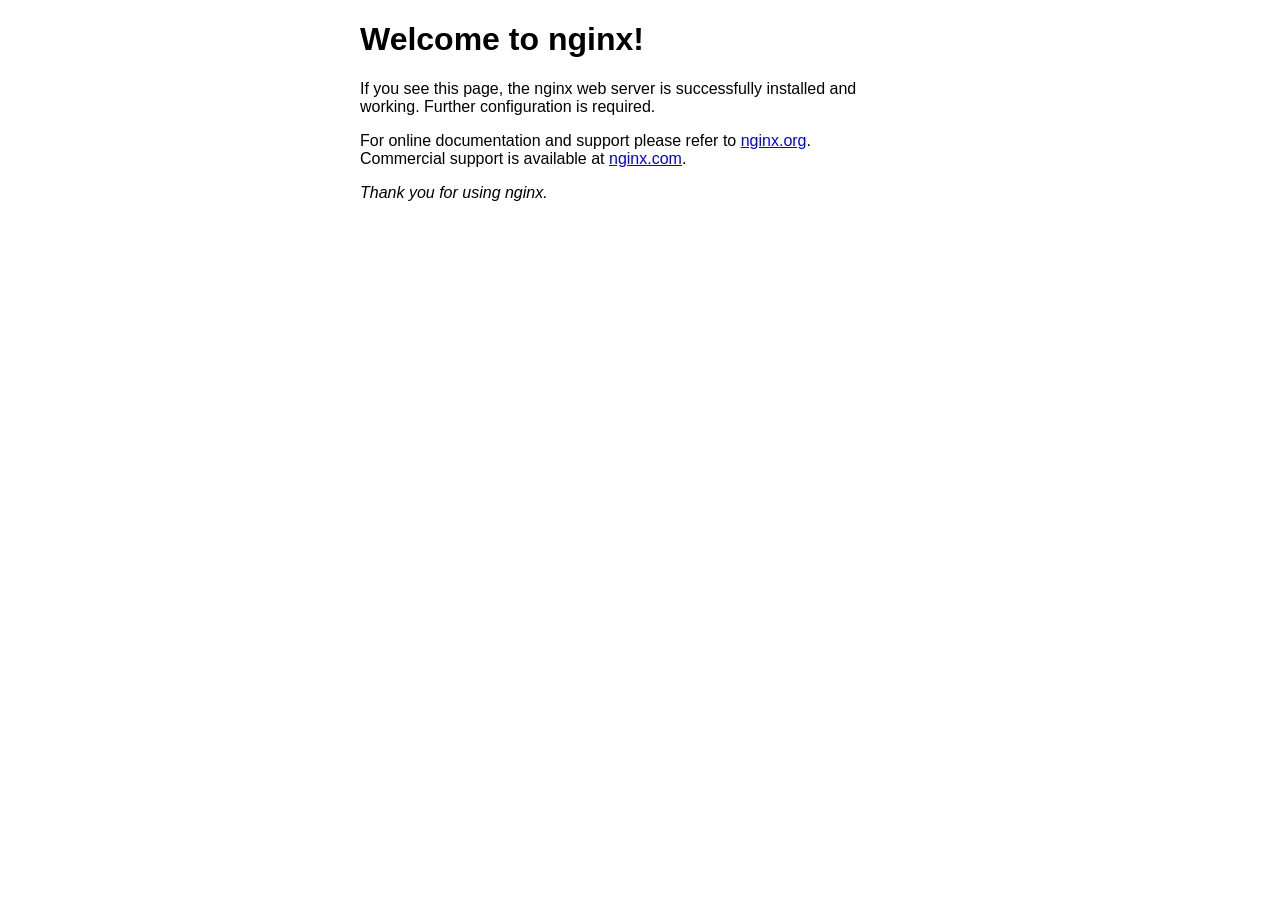
<file: admin-client/nginx-1.20.2/html/index.html>
<!DOCTYPE html>
<html>
<head>
<title>Welcome to nginx!</title>
<style>
    body {
        width: 35em;
        margin: 0 auto;
        font-family: Tahoma, Verdana, Arial, sans-serif;
    }
</style>
</head>
<body>
<h1>Welcome to nginx!</h1>
<p>If you see this page, the nginx web server is successfully installed and
working. Further configuration is required.</p>

<p>For online documentation and support please refer to
<a href="http://nginx.org/">nginx.org</a>.<br/>
Commercial support is available at
<a href="http://nginx.com/">nginx.com</a>.</p>

<p><em>Thank you for using nginx.</em></p>
</body>
</html>
</file>
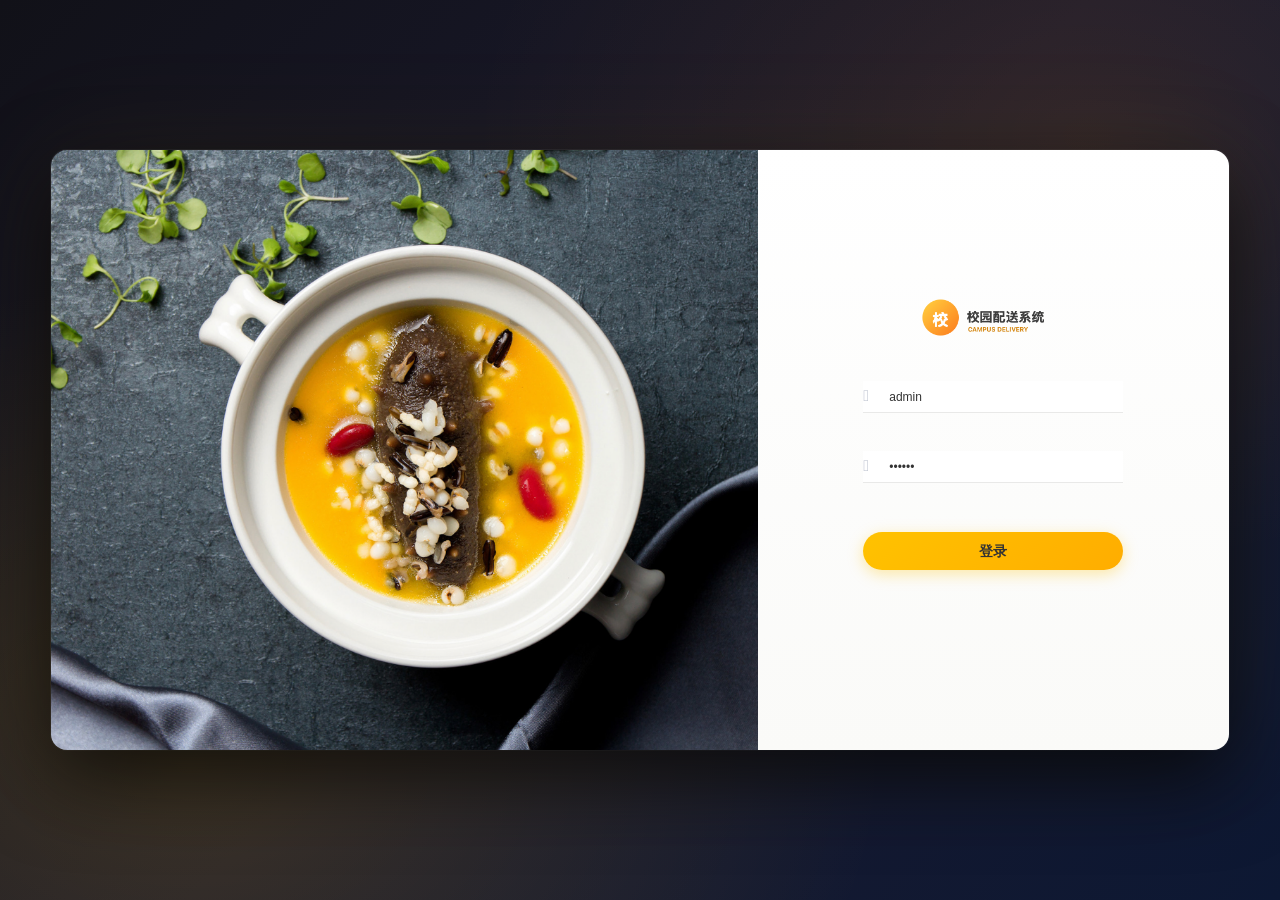
<file: Web/nginx-1.20.2/html/sky/index.html>
<!DOCTYPE html><html lang=en><head><meta charset=utf-8><meta http-equiv=X-UA-Compatible content="IE=edge"><meta name=viewport content="width=device-width,initial-scale=1"><!--[if IE]><link rel="icon" href="favicon.ico" type="image/x-icon" /><![endif]--><link rel="shortcut icon" href=favicon.ico type=image/x-icon><title>校园配送系统</title><link href=css/404.6a750851.css rel=prefetch><link href=css/dashboard.8da8967e.css rel=prefetch><link href=css/login.f8377ced.css rel=prefetch><link href=css/shopTable.5fd29e98.css rel=prefetch><link href=js/404.c61770cf.js rel=prefetch><link href=js/dashboard.630a609e.js rel=prefetch><link href=js/login.90288d75.js rel=prefetch><link href=js/shopTable.fe534d8f.js rel=prefetch><link href=css/app.fd9b670b.css rel=preload as=style><link href=css/chunk-vendors.37cc3fbd.css rel=preload as=style><link href=js/app.d0aa4eb3.js rel=preload as=script><link href=js/chunk-vendors.9b7e46a0.js rel=preload as=script><link href=css/chunk-vendors.37cc3fbd.css rel=stylesheet><link href=css/app.fd9b670b.css rel=stylesheet><link rel=icon type=image/png sizes=32x32 href=img/icons/favicon-32x32.png><link rel=icon type=image/png sizes=16x16 href=img/icons/favicon-16x16.png><link rel=manifest href=manifest.json><meta name=theme-color content=#4DBA87><meta name=apple-mobile-web-app-capable content=no><meta name=apple-mobile-web-app-status-bar-style content=default><meta name=apple-mobile-web-app-title content="Vue Typescript Admin"><link rel=apple-touch-icon href=img/icons/apple-touch-icon-152x152.png><link rel=mask-icon href=img/icons/safari-pinned-tab.svg color=#4DBA87><meta name=msapplication-TileImage content=img/icons/msapplication-icon-144x144.png><meta name=msapplication-TileColor content=#000000></head><body><noscript><strong>We're sorry but doesn't work properly without JavaScript enabled. Please enable it to continue.</strong></noscript><div id=app></div><script src=js/chunk-vendors.9b7e46a0.js></script><script src=js/app.d0aa4eb3.js></script></body></html>
</file>
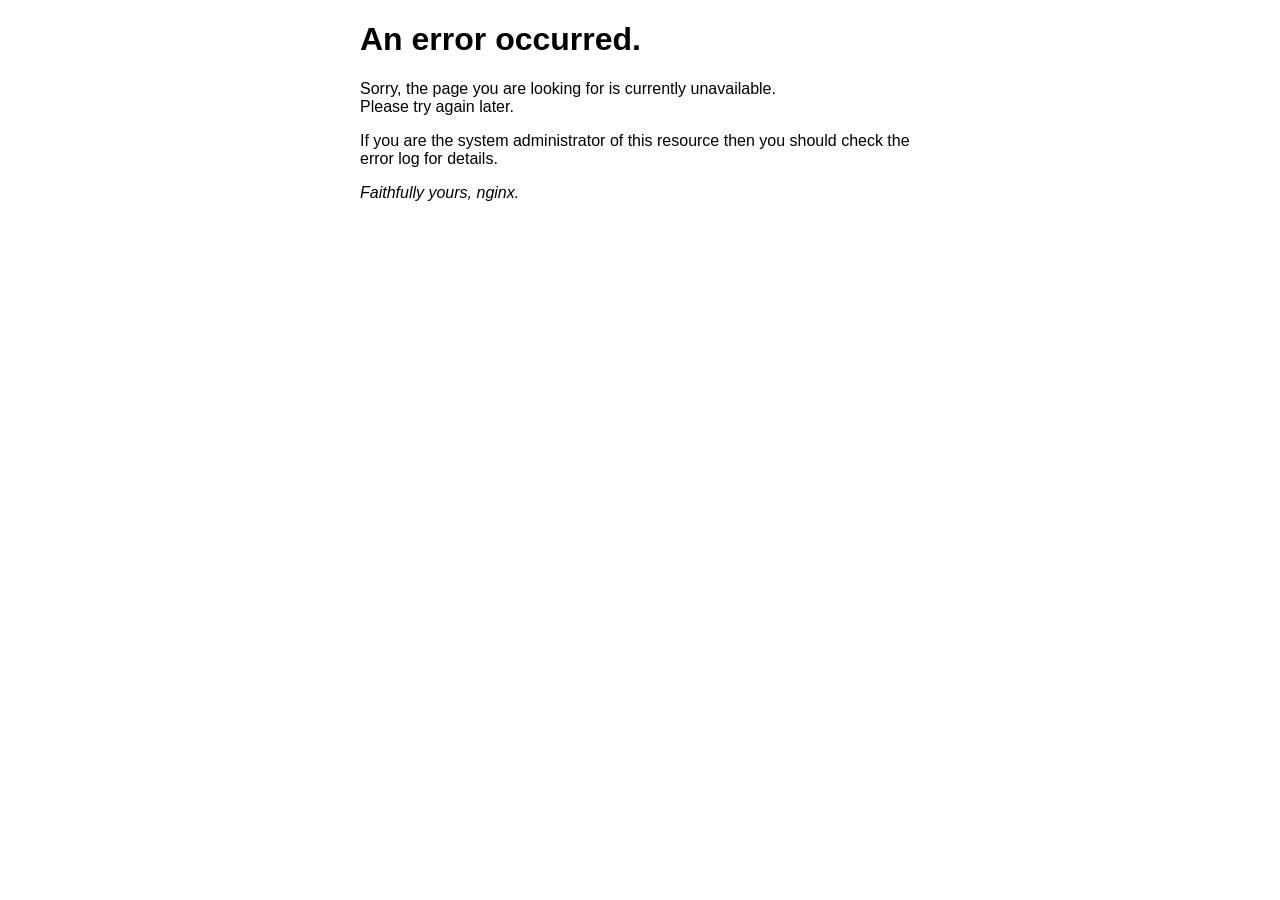
<file: admin-client/nginx-1.20.2/html/50x.html>
<!DOCTYPE html>
<html>
<head>
<title>Error</title>
<style>
    body {
        width: 35em;
        margin: 0 auto;
        font-family: Tahoma, Verdana, Arial, sans-serif;
    }
</style>
</head>
<body>
<h1>An error occurred.</h1>
<p>Sorry, the page you are looking for is currently unavailable.<br/>
Please try again later.</p>
<p>If you are the system administrator of this resource then you should check
the error log for details.</p>
<p><em>Faithfully yours, nginx.</em></p>
</body>
</html>
</file>
